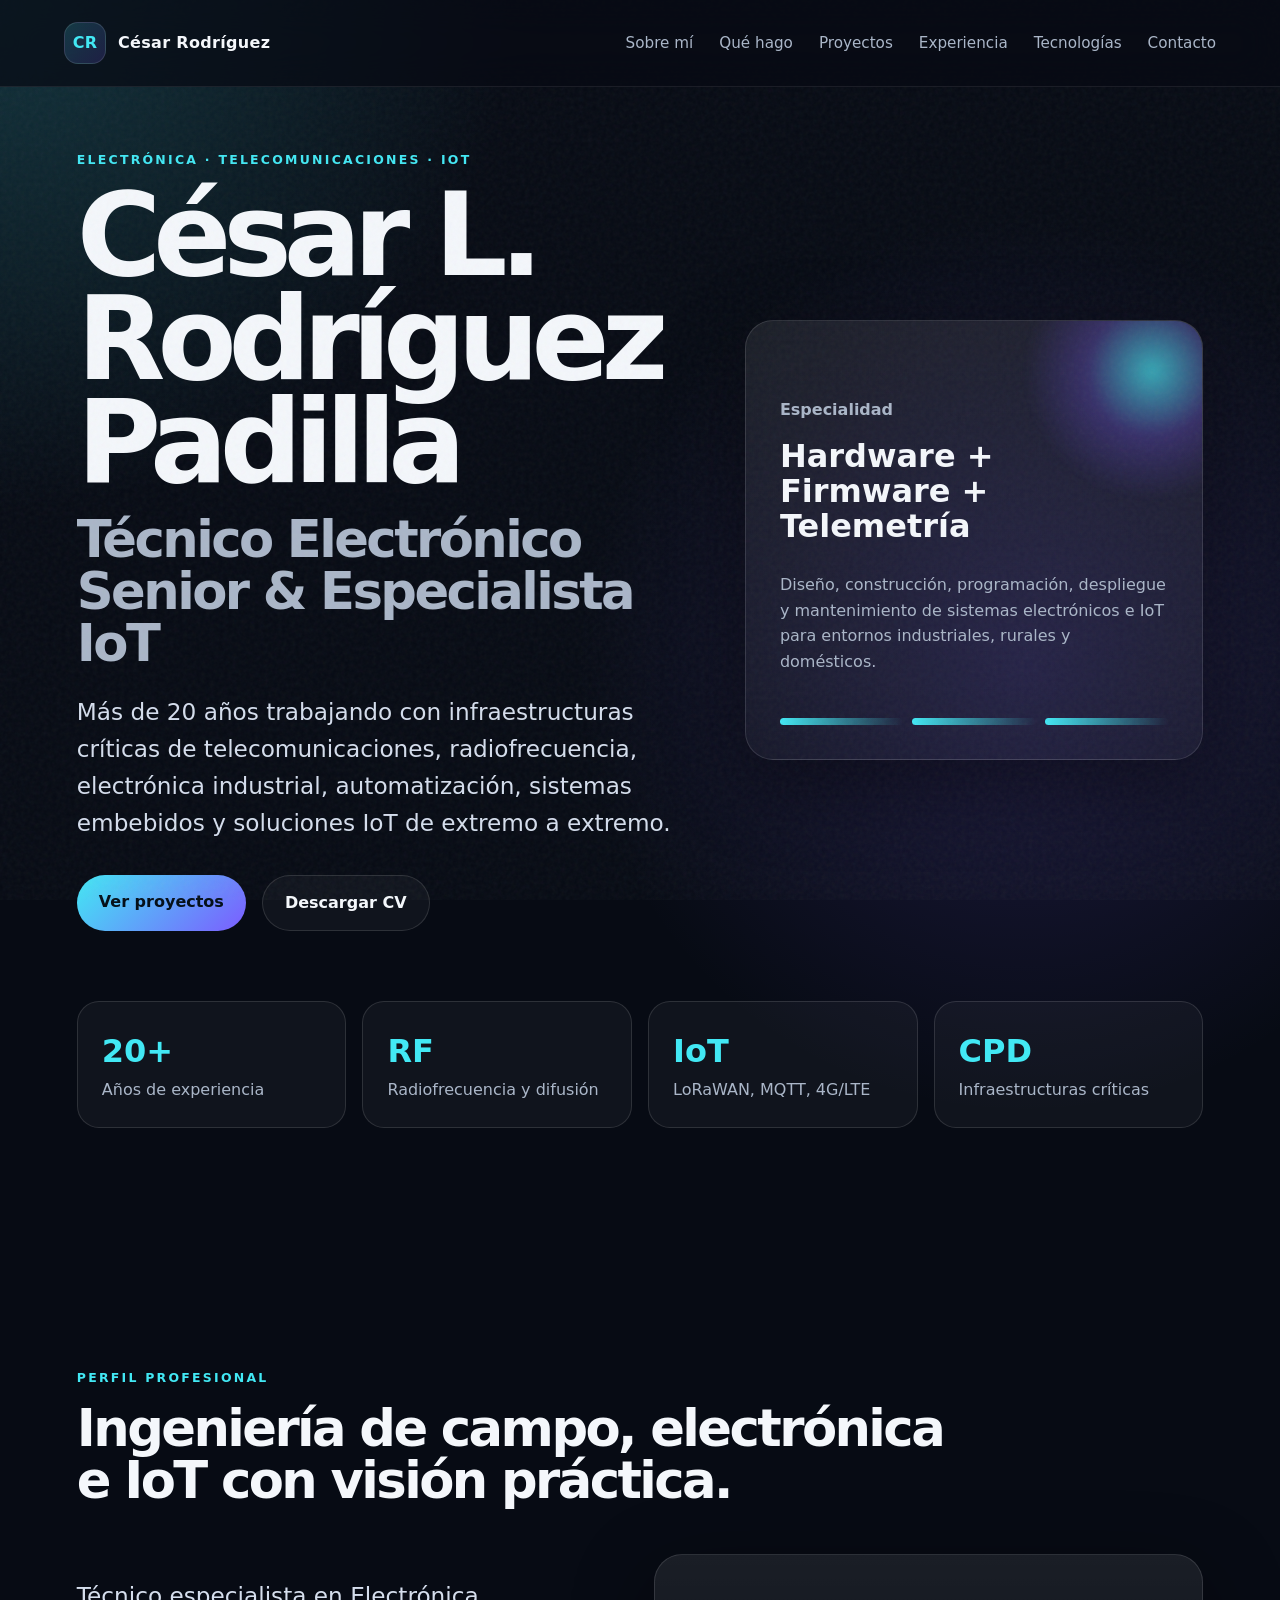
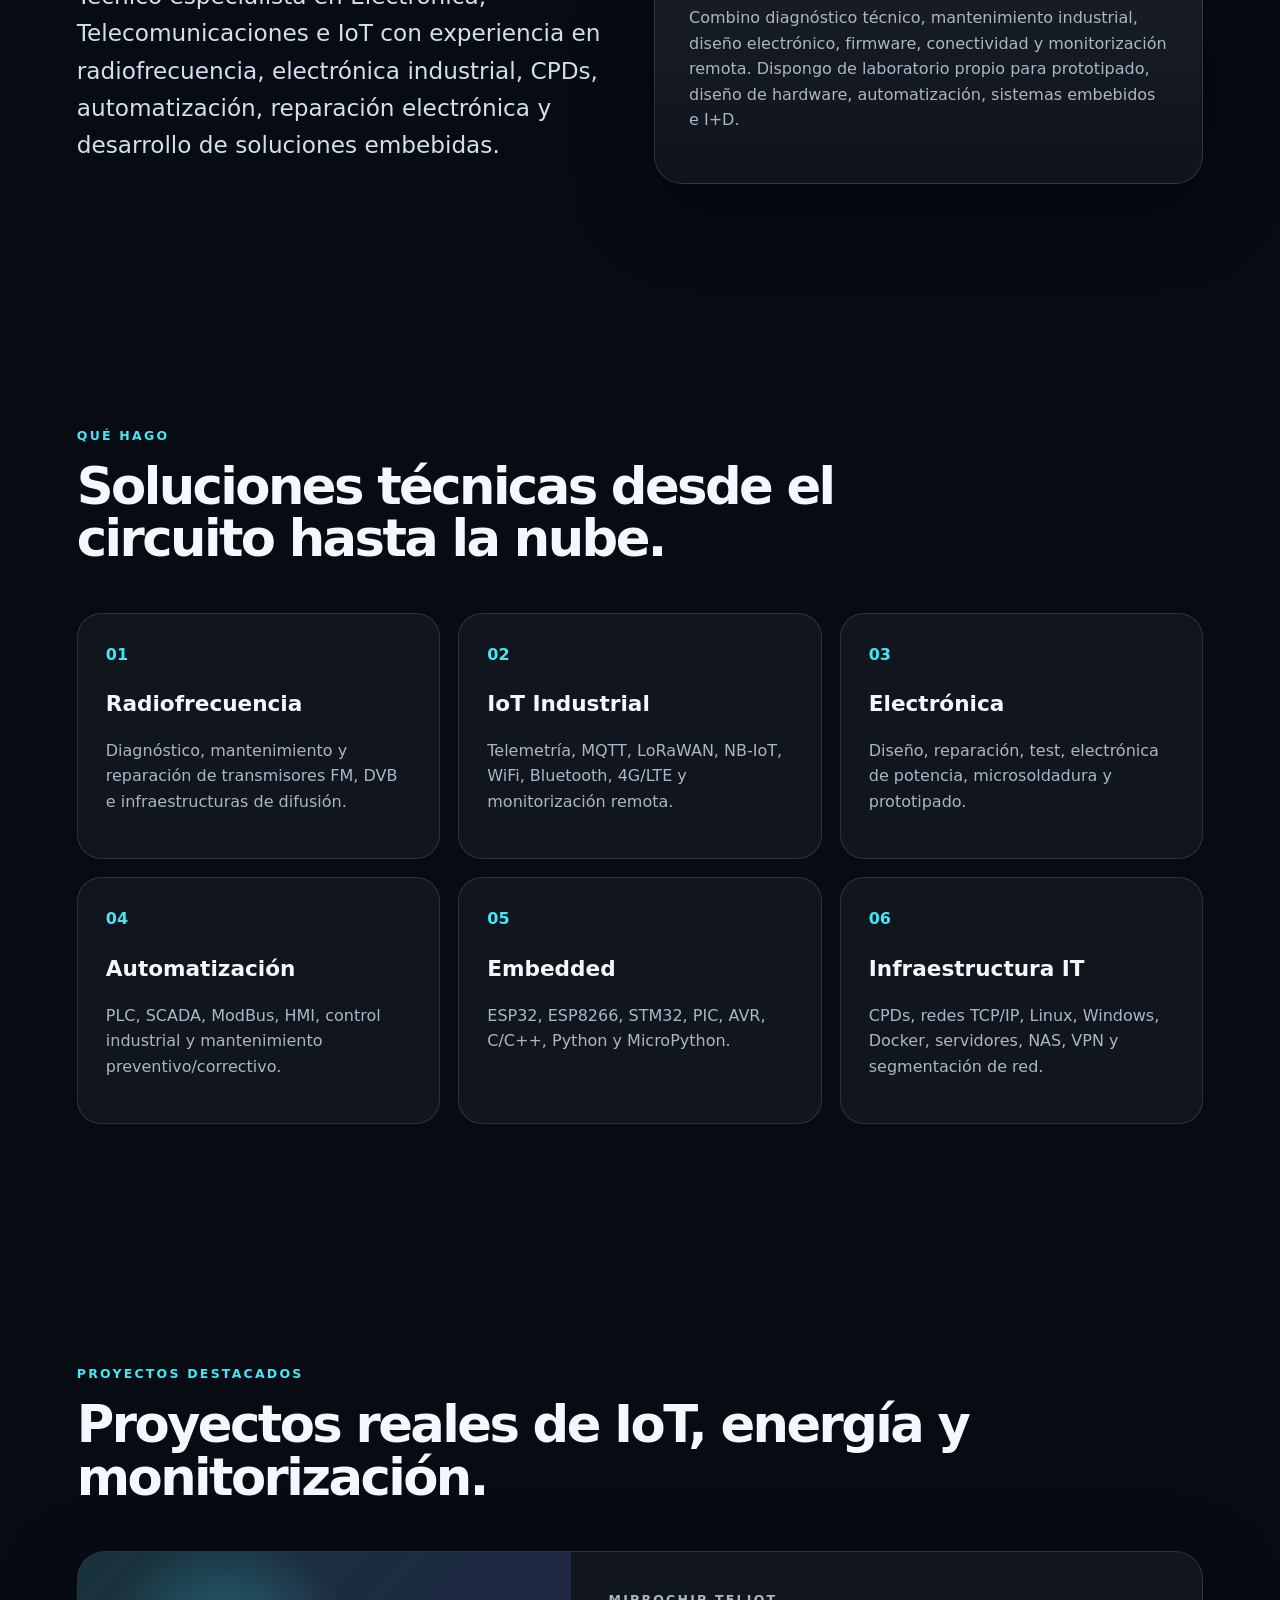
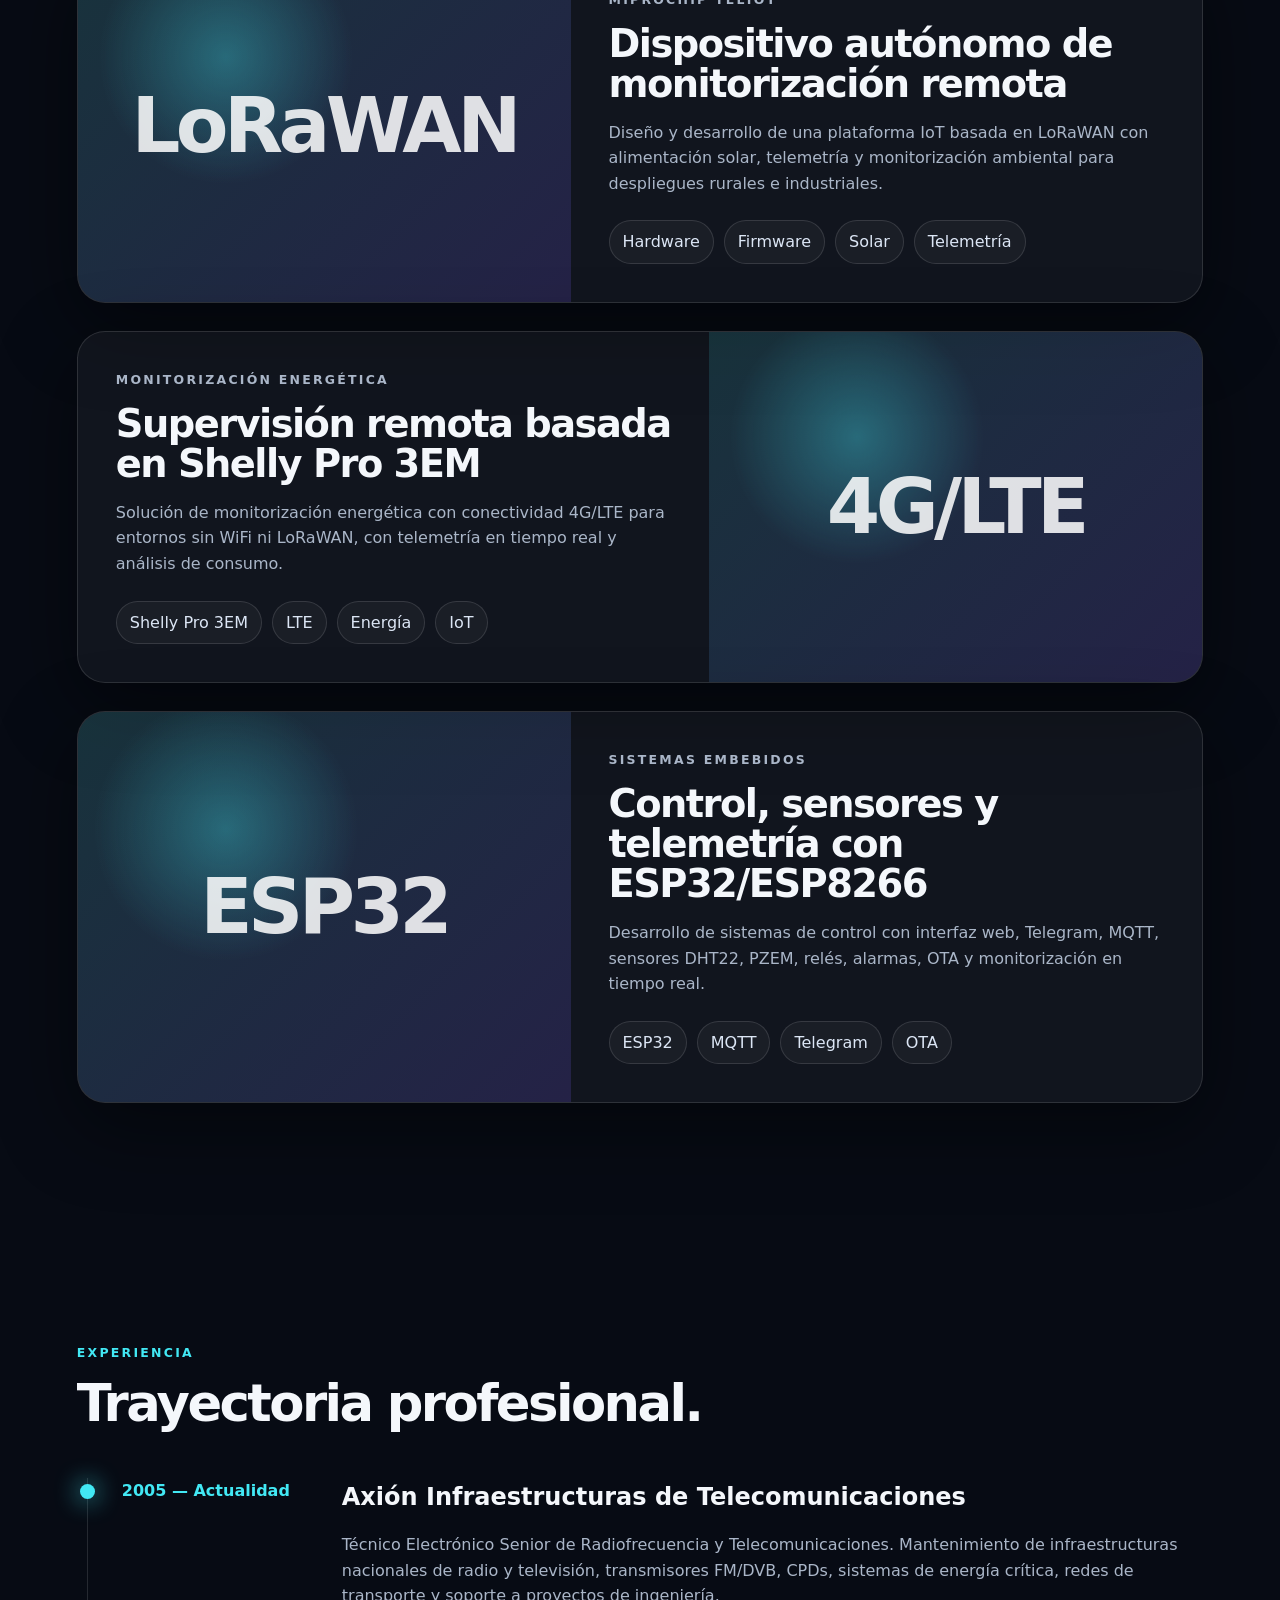
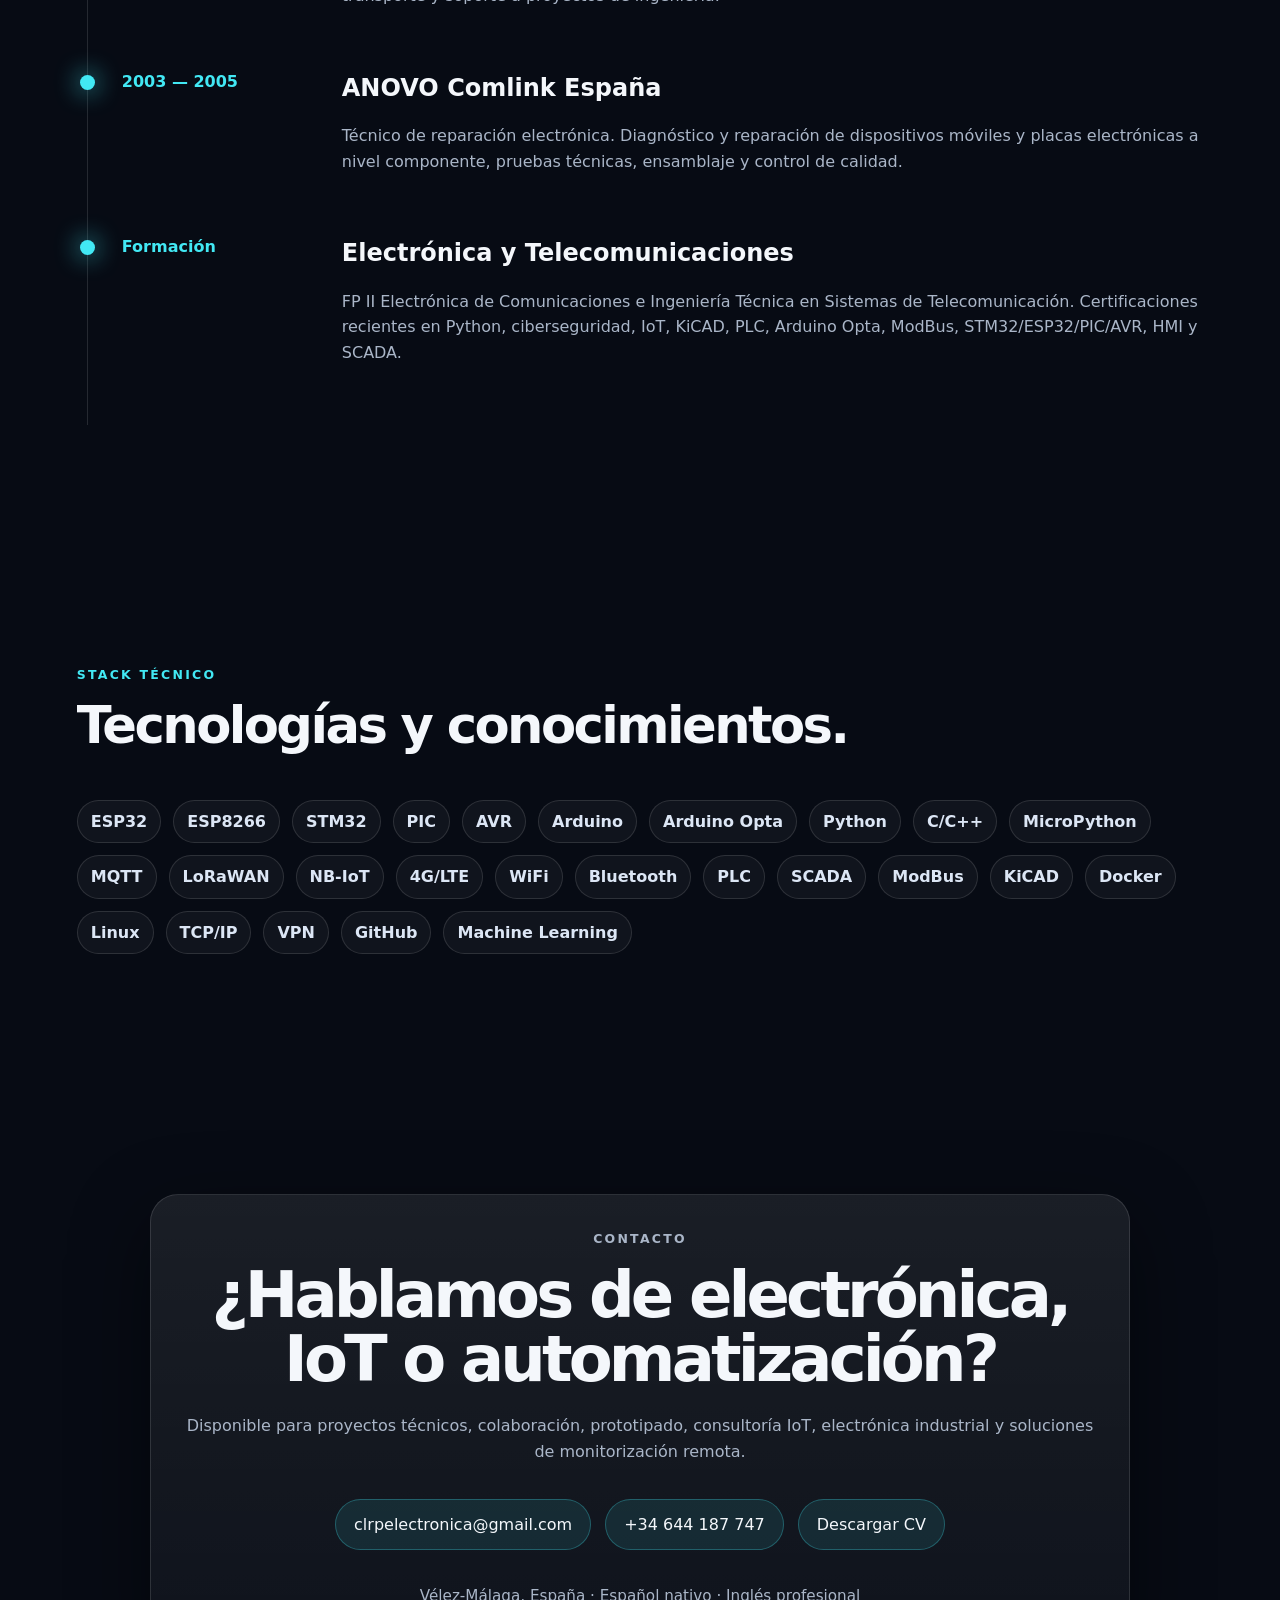
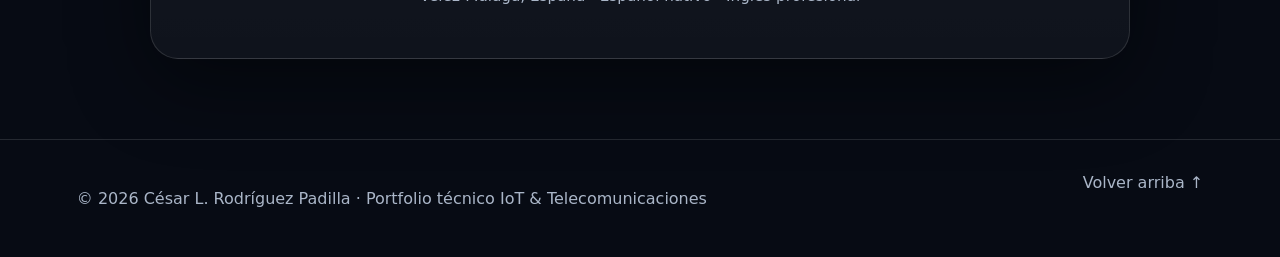
<file: index.html>
<!DOCTYPE html>
<html lang="es">
<head>
  <meta charset="UTF-8" />
  <meta name="viewport" content="width=device-width, initial-scale=1.0" />
  <title>César L. Rodríguez Padilla | Portfolio IoT & Telecomunicaciones</title>
  <meta name="description" content="Portfolio profesional de César L. Rodríguez Padilla, Técnico Electrónico Senior especializado en IoT, telecomunicaciones, radiofrecuencia, automatización industrial y sistemas embebidos." />
  <meta name="author" content="César L. Rodríguez Padilla" />
  <meta property="og:title" content="César L. Rodríguez Padilla | Portfolio IoT & Telecomunicaciones" />
  <meta property="og:description" content="Electrónica, RF, IoT, automatización industrial, CPD, firmware y telemetría remota." />
  <meta property="og:type" content="website" />
  <meta property="og:url" content="https://cesar-rodriguez-padilla.github.io" />
  <link rel="icon" href="assets/img/favicon.svg" type="image/svg+xml" />
  <link rel="stylesheet" href="assets/css/styles.css" />
</head>
<body>
  <div class="noise"></div>
  <header class="site-header" id="top">
    <a class="brand" href="#hero" aria-label="Inicio">
      <span class="brand-mark">CR</span>
      <span>César Rodríguez</span>
    </a>
    <button class="menu-toggle" aria-label="Abrir menú" aria-expanded="false">☰</button>
    <nav class="main-nav">
      <a href="#about">Sobre mí</a>
      <a href="#services">Qué hago</a>
      <a href="#projects">Proyectos</a>
      <a href="#experience">Experiencia</a>
      <a href="#tech">Tecnologías</a>
      <a href="#contact">Contacto</a>
    </nav>
  </header>

  <main>
    <section class="hero section" id="hero">
      <div class="hero-grid">
        <div class="hero-copy reveal">
          <p class="eyebrow">Electrónica · Telecomunicaciones · IoT</p>
          <h1>César L. Rodríguez Padilla</h1>
          <h2>Técnico Electrónico Senior & Especialista IoT</h2>
          <p class="hero-text">Más de 20 años trabajando con infraestructuras críticas de telecomunicaciones, radiofrecuencia, electrónica industrial, automatización, sistemas embebidos y soluciones IoT de extremo a extremo.</p>
          <div class="hero-actions">
            <a class="btn primary" href="#projects">Ver proyectos</a>
            <a class="btn ghost" href="docs/CV_Cesar_Rodriguez_Padilla.pdf" target="_blank" rel="noopener">Descargar CV</a>
          </div>
        </div>
        <div class="hero-card reveal delay-1" aria-label="Resumen técnico">
          <div class="orb"></div>
          <p class="card-label">Especialidad</p>
          <h3>Hardware + Firmware + Telemetría</h3>
          <p>Diseño, construcción, programación, despliegue y mantenimiento de sistemas electrónicos e IoT para entornos industriales, rurales y domésticos.</p>
          <div class="signal-lines"><span></span><span></span><span></span></div>
        </div>
      </div>
      <div class="stats reveal delay-2">
        <article><strong>20+</strong><span>Años de experiencia</span></article>
        <article><strong>RF</strong><span>Radiofrecuencia y difusión</span></article>
        <article><strong>IoT</strong><span>LoRaWAN, MQTT, 4G/LTE</span></article>
        <article><strong>CPD</strong><span>Infraestructuras críticas</span></article>
      </div>
    </section>

    <section class="section" id="about">
      <div class="section-heading reveal">
        <p class="eyebrow">Perfil profesional</p>
        <h2>Ingeniería de campo, electrónica e IoT con visión práctica.</h2>
      </div>
      <div class="about-grid">
        <p class="lead reveal">Técnico especialista en Electrónica, Telecomunicaciones e IoT con experiencia en radiofrecuencia, electrónica industrial, CPDs, automatización, reparación electrónica y desarrollo de soluciones embebidas.</p>
        <div class="about-panel reveal delay-1">
          <p>Combino diagnóstico técnico, mantenimiento industrial, diseño electrónico, firmware, conectividad y monitorización remota. Dispongo de laboratorio propio para prototipado, diseño de hardware, automatización, sistemas embebidos e I+D.</p>
        </div>
      </div>
    </section>

    <section class="section" id="services">
      <div class="section-heading reveal">
        <p class="eyebrow">Qué hago</p>
        <h2>Soluciones técnicas desde el circuito hasta la nube.</h2>
      </div>
      <div class="cards six">
        <article class="service-card reveal"><span>01</span><h3>Radiofrecuencia</h3><p>Diagnóstico, mantenimiento y reparación de transmisores FM, DVB e infraestructuras de difusión.</p></article>
        <article class="service-card reveal"><span>02</span><h3>IoT Industrial</h3><p>Telemetría, MQTT, LoRaWAN, NB-IoT, WiFi, Bluetooth, 4G/LTE y monitorización remota.</p></article>
        <article class="service-card reveal"><span>03</span><h3>Electrónica</h3><p>Diseño, reparación, test, electrónica de potencia, microsoldadura y prototipado.</p></article>
        <article class="service-card reveal"><span>04</span><h3>Automatización</h3><p>PLC, SCADA, ModBus, HMI, control industrial y mantenimiento preventivo/correctivo.</p></article>
        <article class="service-card reveal"><span>05</span><h3>Embedded</h3><p>ESP32, ESP8266, STM32, PIC, AVR, C/C++, Python y MicroPython.</p></article>
        <article class="service-card reveal"><span>06</span><h3>Infraestructura IT</h3><p>CPDs, redes TCP/IP, Linux, Windows, Docker, servidores, NAS, VPN y segmentación de red.</p></article>
      </div>
    </section>

    <section class="section" id="projects">
      <div class="section-heading reveal">
        <p class="eyebrow">Proyectos destacados</p>
        <h2>Proyectos reales de IoT, energía y monitorización.</h2>
      </div>
      <div class="project-list">
        <article class="project-card reveal">
          <div class="project-media"><span>LoRaWAN</span></div>
          <div class="project-content"><p class="eyebrow">Miprochip Teliot</p><h3>Dispositivo autónomo de monitorización remota</h3><p>Diseño y desarrollo de una plataforma IoT basada en LoRaWAN con alimentación solar, telemetría y monitorización ambiental para despliegues rurales e industriales.</p><div class="tags"><span>Hardware</span><span>Firmware</span><span>Solar</span><span>Telemetría</span></div></div>
        </article>
        <article class="project-card reverse reveal">
          <div class="project-media"><span>4G/LTE</span></div>
          <div class="project-content"><p class="eyebrow">Monitorización energética</p><h3>Supervisión remota basada en Shelly Pro 3EM</h3><p>Solución de monitorización energética con conectividad 4G/LTE para entornos sin WiFi ni LoRaWAN, con telemetría en tiempo real y análisis de consumo.</p><div class="tags"><span>Shelly Pro 3EM</span><span>LTE</span><span>Energía</span><span>IoT</span></div></div>
        </article>
        <article class="project-card reveal">
          <div class="project-media"><span>ESP32</span></div>
          <div class="project-content"><p class="eyebrow">Sistemas embebidos</p><h3>Control, sensores y telemetría con ESP32/ESP8266</h3><p>Desarrollo de sistemas de control con interfaz web, Telegram, MQTT, sensores DHT22, PZEM, relés, alarmas, OTA y monitorización en tiempo real.</p><div class="tags"><span>ESP32</span><span>MQTT</span><span>Telegram</span><span>OTA</span></div></div>
        </article>
      </div>
    </section>

    <section class="section" id="experience">
      <div class="section-heading reveal">
        <p class="eyebrow">Experiencia</p>
        <h2>Trayectoria profesional.</h2>
      </div>
      <div class="timeline">
        <article class="timeline-item reveal"><span class="date">2005 — Actualidad</span><div><h3>Axión Infraestructuras de Telecomunicaciones</h3><p>Técnico Electrónico Senior de Radiofrecuencia y Telecomunicaciones. Mantenimiento de infraestructuras nacionales de radio y televisión, transmisores FM/DVB, CPDs, sistemas de energía crítica, redes de transporte y soporte a proyectos de ingeniería.</p></div></article>
        <article class="timeline-item reveal"><span class="date">2003 — 2005</span><div><h3>ANOVO Comlink España</h3><p>Técnico de reparación electrónica. Diagnóstico y reparación de dispositivos móviles y placas electrónicas a nivel componente, pruebas técnicas, ensamblaje y control de calidad.</p></div></article>
        <article class="timeline-item reveal"><span class="date">Formación</span><div><h3>Electrónica y Telecomunicaciones</h3><p>FP II Electrónica de Comunicaciones e Ingeniería Técnica en Sistemas de Telecomunicación. Certificaciones recientes en Python, ciberseguridad, IoT, KiCAD, PLC, Arduino Opta, ModBus, STM32/ESP32/PIC/AVR, HMI y SCADA.</p></div></article>
      </div>
    </section>

    <section class="section" id="tech">
      <div class="section-heading reveal">
        <p class="eyebrow">Stack técnico</p>
        <h2>Tecnologías y conocimientos.</h2>
      </div>
      <div class="tech-cloud reveal">
        <span>ESP32</span><span>ESP8266</span><span>STM32</span><span>PIC</span><span>AVR</span><span>Arduino</span><span>Arduino Opta</span><span>Python</span><span>C/C++</span><span>MicroPython</span><span>MQTT</span><span>LoRaWAN</span><span>NB-IoT</span><span>4G/LTE</span><span>WiFi</span><span>Bluetooth</span><span>PLC</span><span>SCADA</span><span>ModBus</span><span>KiCAD</span><span>Docker</span><span>Linux</span><span>TCP/IP</span><span>VPN</span><span>GitHub</span><span>Machine Learning</span>
      </div>
    </section>

    <section class="section contact" id="contact">
      <div class="contact-card reveal">
        <p class="eyebrow">Contacto</p>
        <h2>¿Hablamos de electrónica, IoT o automatización?</h2>
        <p>Disponible para proyectos técnicos, colaboración, prototipado, consultoría IoT, electrónica industrial y soluciones de monitorización remota.</p>
        <div class="contact-links">
          <a href="mailto:clrpelectronica@gmail.com">clrpelectronica@gmail.com</a>
          <a href="tel:+34644187747">+34 644 187 747</a>
          <a href="docs/CV_Cesar_Rodriguez_Padilla.pdf" target="_blank" rel="noopener">Descargar CV</a>
        </div>
        <p class="location">Vélez-Málaga, España · Español nativo · Inglés profesional</p>
      </div>
    </section>
  </main>

  <footer class="footer">
    <p>© <span id="year"></span> César L. Rodríguez Padilla · Portfolio técnico IoT & Telecomunicaciones</p>
    <a href="#hero">Volver arriba ↑</a>
  </footer>

  <script src="assets/js/main.js"></script>
</body>
</html>
</file>
<file: assets/css/styles.css>
:root{--bg:#070b14;--panel:#101827;--panel-2:#0c1220;--text:#f4f7fb;--muted:#aab6c8;--accent:#42e8f4;--accent-2:#7c5cff;--line:rgba(255,255,255,.12);--shadow:0 24px 80px rgba(0,0,0,.45);--radius:28px}*{box-sizing:border-box}html{scroll-behavior:smooth}body{margin:0;font-family:Inter,ui-sans-serif,system-ui,-apple-system,BlinkMacSystemFont,"Segoe UI",sans-serif;background:radial-gradient(circle at top left,rgba(66,232,244,.18),transparent 32rem),radial-gradient(circle at 80% 10%,rgba(124,92,255,.18),transparent 28rem),var(--bg);color:var(--text);line-height:1.6;overflow-x:hidden}.noise{position:fixed;inset:0;pointer-events:none;opacity:.05;background-image:url("data:image/svg+xml,%3Csvg viewBox='0 0 250 250' xmlns='http://www.w3.org/2000/svg'%3E%3Cfilter id='n'%3E%3CfeTurbulence type='fractalNoise' baseFrequency='.8' numOctaves='4'/%3E%3C/filter%3E%3Crect width='100%25' height='100%25' filter='url(%23n)'/%3E%3C/svg%3E");z-index:10}a{color:inherit;text-decoration:none}.site-header{position:fixed;top:0;left:0;right:0;z-index:50;display:flex;align-items:center;justify-content:space-between;padding:22px clamp(20px,5vw,70px);backdrop-filter:blur(18px);background:rgba(7,11,20,.72);border-bottom:1px solid rgba(255,255,255,.08)}.brand{display:flex;gap:12px;align-items:center;font-weight:800;letter-spacing:.02em}.brand-mark{display:grid;place-items:center;width:42px;height:42px;border:1px solid var(--line);border-radius:14px;background:linear-gradient(135deg,rgba(66,232,244,.18),rgba(124,92,255,.18));color:var(--accent)}.main-nav{display:flex;gap:26px;color:var(--muted);font-size:.95rem}.main-nav a:hover{color:var(--text)}.menu-toggle{display:none;background:none;border:1px solid var(--line);color:var(--text);border-radius:12px;padding:8px 12px;font-size:1.2rem}.section{padding:120px clamp(20px,6vw,90px)}.hero{min-height:100vh;display:flex;flex-direction:column;justify-content:center;padding-top:150px}.hero-grid{display:grid;grid-template-columns:minmax(0,1.15fr) minmax(320px,.85fr);gap:48px;align-items:center}.eyebrow{margin:0 0 14px;color:var(--accent);text-transform:uppercase;letter-spacing:.18em;font-size:.78rem;font-weight:800}.hero h1{font-size:clamp(3.5rem,9vw,8.6rem);line-height:.9;margin:0 0 18px;letter-spacing:-.07em}.hero h2,.section-heading h2{font-size:clamp(2rem,4vw,4.2rem);line-height:1.02;margin:0;letter-spacing:-.05em}.hero h2{color:var(--muted);font-weight:650}.hero-text,.lead{font-size:clamp(1.15rem,2vw,1.45rem);max-width:780px;color:#d5deed}.hero-actions{display:flex;flex-wrap:wrap;gap:16px;margin-top:34px}.btn{border-radius:999px;padding:14px 22px;font-weight:800;border:1px solid var(--line);transition:.25s transform,.25s background}.btn:hover{transform:translateY(-3px)}.btn.primary{background:linear-gradient(135deg,var(--accent),var(--accent-2));color:#05101a;border:0}.btn.ghost{background:rgba(255,255,255,.04)}.hero-card,.about-panel,.contact-card{position:relative;overflow:hidden;border:1px solid var(--line);border-radius:var(--radius);background:linear-gradient(180deg,rgba(255,255,255,.08),rgba(255,255,255,.035));box-shadow:var(--shadow);padding:34px}.hero-card{min-height:440px;display:flex;flex-direction:column;justify-content:flex-end}.orb{position:absolute;right:-80px;top:-80px;width:260px;height:260px;border-radius:50%;background:radial-gradient(circle,var(--accent),rgba(124,92,255,.4),transparent 70%);filter:blur(4px);opacity:.68}.card-label{color:var(--accent);font-weight:800}.hero-card h3{font-size:2rem;line-height:1.1;margin:0 0 12px}.hero-card p{color:var(--muted)}.signal-lines{display:flex;gap:9px;margin-top:28px}.signal-lines span{display:block;height:7px;flex:1;border-radius:99px;background:linear-gradient(90deg,var(--accent),transparent)}.stats{display:grid;grid-template-columns:repeat(4,1fr);gap:16px;margin-top:70px}.stats article{padding:24px;border-radius:22px;border:1px solid var(--line);background:rgba(255,255,255,.04)}.stats strong{display:block;font-size:2rem;color:var(--accent)}.stats span{color:var(--muted)}.section-heading{max-width:900px;margin-bottom:48px}.about-grid{display:grid;grid-template-columns:1fr 1fr;gap:28px;align-items:start}.cards.six{display:grid;grid-template-columns:repeat(3,1fr);gap:18px}.service-card{padding:28px;border:1px solid var(--line);border-radius:24px;background:rgba(255,255,255,.045);transition:.25s transform,.25s border-color}.service-card:hover{transform:translateY(-6px);border-color:rgba(66,232,244,.45)}.service-card span{color:var(--accent);font-weight:900}.service-card h3{font-size:1.35rem;margin:20px 0 8px}.service-card p,.about-panel p,.project-content p,.timeline-item p,.contact-card p{color:var(--muted)}.project-list{display:flex;flex-direction:column;gap:28px}.project-card{display:grid;grid-template-columns:.78fr 1fr;gap:0;overflow:hidden;border:1px solid var(--line);border-radius:var(--radius);background:rgba(255,255,255,.045);box-shadow:var(--shadow)}.project-card.reverse{grid-template-columns:1fr .78fr}.project-card.reverse .project-media{order:2}.project-media{min-height:320px;display:grid;place-items:center;background:radial-gradient(circle at 30% 30%,rgba(66,232,244,.32),transparent 30%),linear-gradient(135deg,rgba(66,232,244,.14),rgba(124,92,255,.18));font-size:clamp(2.5rem,6vw,5rem);font-weight:900;letter-spacing:-.06em;color:rgba(255,255,255,.86)}.project-content{padding:38px}.project-content h3{font-size:clamp(1.8rem,3vw,3rem);line-height:1.04;margin:0 0 16px;letter-spacing:-.04em}.tags{display:flex;flex-wrap:wrap;gap:10px;margin-top:24px}.tags span,.tech-cloud span{border:1px solid var(--line);border-radius:999px;padding:8px 13px;color:#dce6f5;background:rgba(255,255,255,.04)}.timeline{border-left:1px solid var(--line);margin-left:10px}.timeline-item{position:relative;display:grid;grid-template-columns:190px 1fr;gap:30px;padding:0 0 44px 34px}.timeline-item:before{content:"";position:absolute;left:-8px;top:6px;width:15px;height:15px;border-radius:50%;background:var(--accent);box-shadow:0 0 24px var(--accent)}.date{color:var(--accent);font-weight:900}.timeline-item h3{margin:0 0 10px;font-size:1.5rem}.tech-cloud{display:flex;flex-wrap:wrap;gap:12px}.tech-cloud span{font-weight:750}.contact{padding-bottom:80px}.contact-card{max-width:980px;margin:auto;text-align:center}.contact-card h2{font-size:clamp(2rem,5vw,4.6rem);line-height:1;margin:0 0 22px;letter-spacing:-.06em}.contact-links{display:flex;justify-content:center;flex-wrap:wrap;gap:14px;margin:34px 0}.contact-links a{padding:12px 18px;border-radius:999px;background:rgba(66,232,244,.1);border:1px solid rgba(66,232,244,.28)}.location{font-size:.95rem}.footer{display:flex;justify-content:space-between;gap:20px;padding:30px clamp(20px,6vw,90px);border-top:1px solid var(--line);color:var(--muted)}.reveal{opacity:0;transform:translateY(28px);transition:opacity .7s ease,transform .7s ease}.reveal.visible{opacity:1;transform:none}.delay-1{transition-delay:.12s}.delay-2{transition-delay:.22s}@media(max-width:980px){.hero-grid,.about-grid,.project-card,.project-card.reverse{grid-template-columns:1fr}.project-card.reverse .project-media{order:0}.cards.six{grid-template-columns:repeat(2,1fr)}.stats{grid-template-columns:repeat(2,1fr)}.main-nav{position:absolute;top:86px;left:20px;right:20px;display:none;flex-direction:column;padding:20px;border:1px solid var(--line);border-radius:20px;background:rgba(7,11,20,.96)}.main-nav.open{display:flex}.menu-toggle{display:block}.timeline-item{grid-template-columns:1fr;gap:8px}}@media(max-width:620px){.section{padding:90px 18px}.hero{padding-top:120px}.cards.six,.stats{grid-template-columns:1fr}.hero-card{min-height:320px}.project-media{min-height:220px}.footer{flex-direction:column}.site-header{padding:16px 18px}.brand span:last-child{display:none}}
</file>
